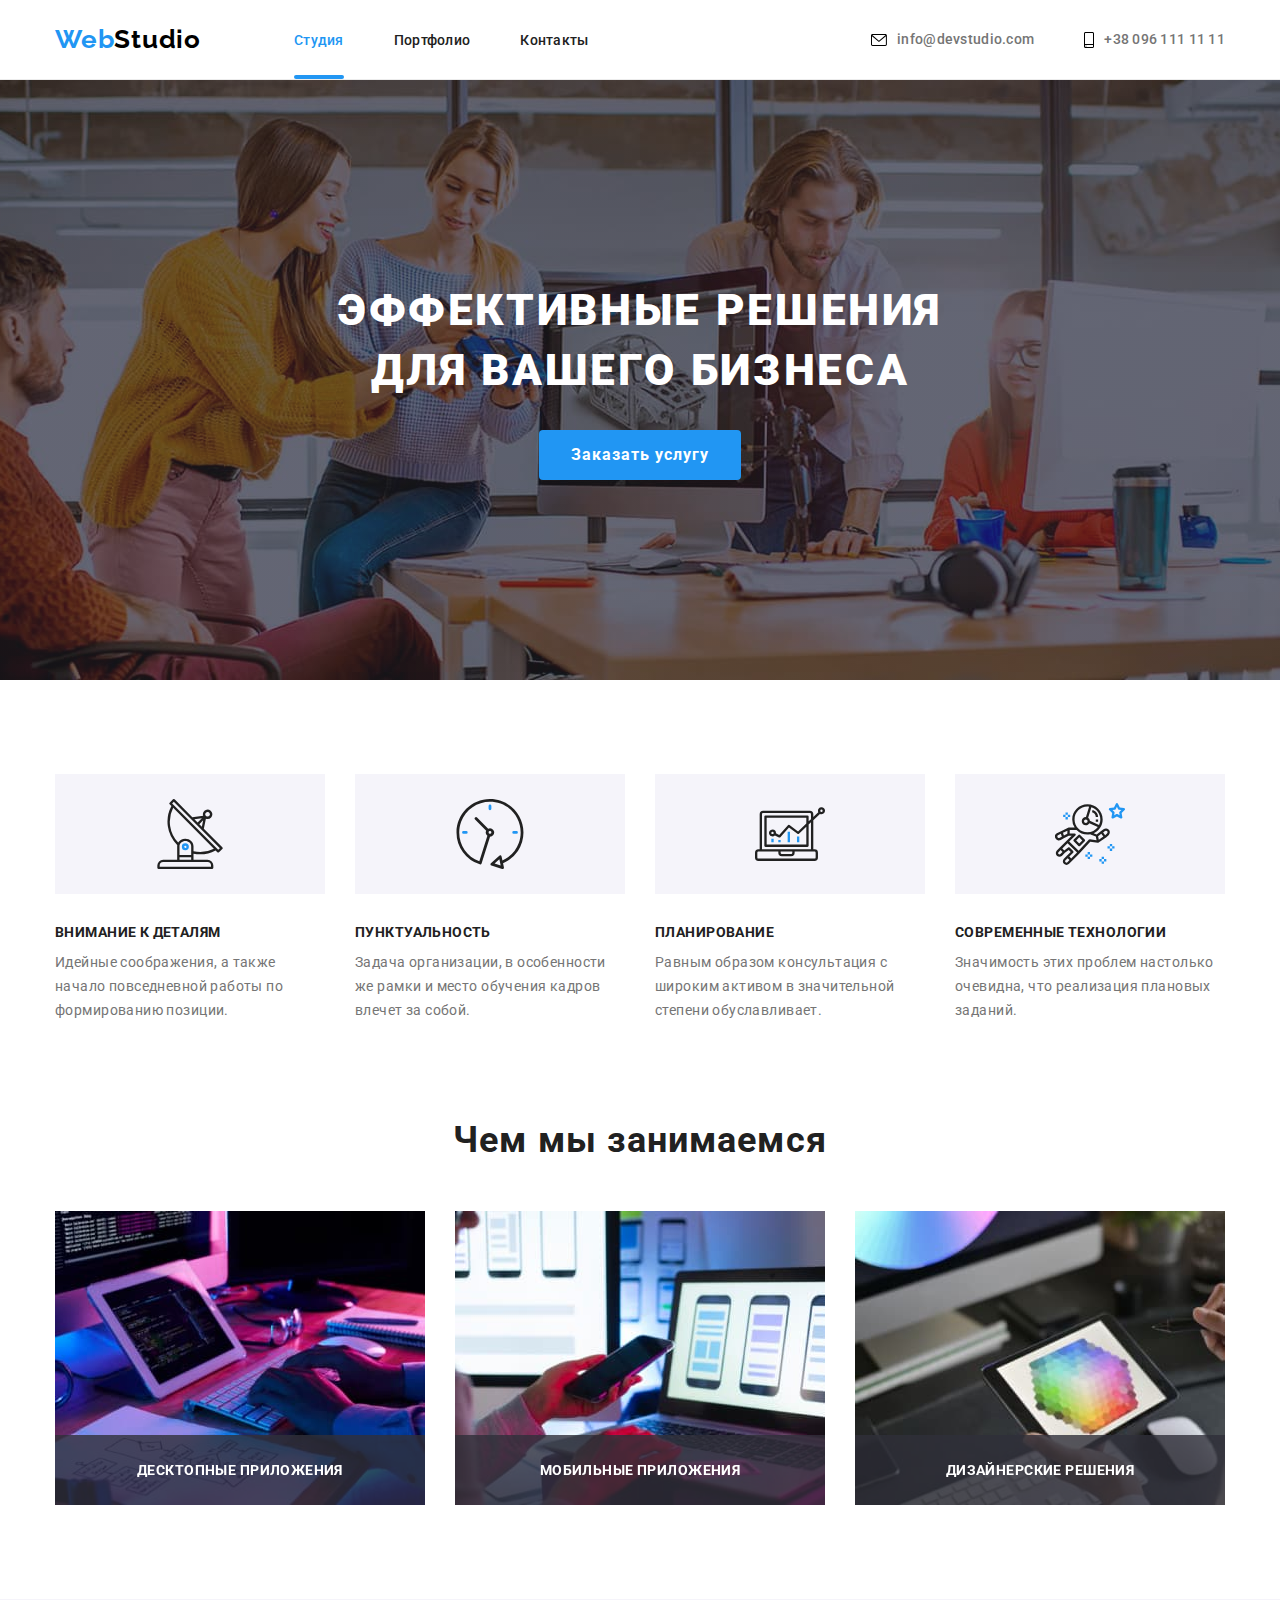
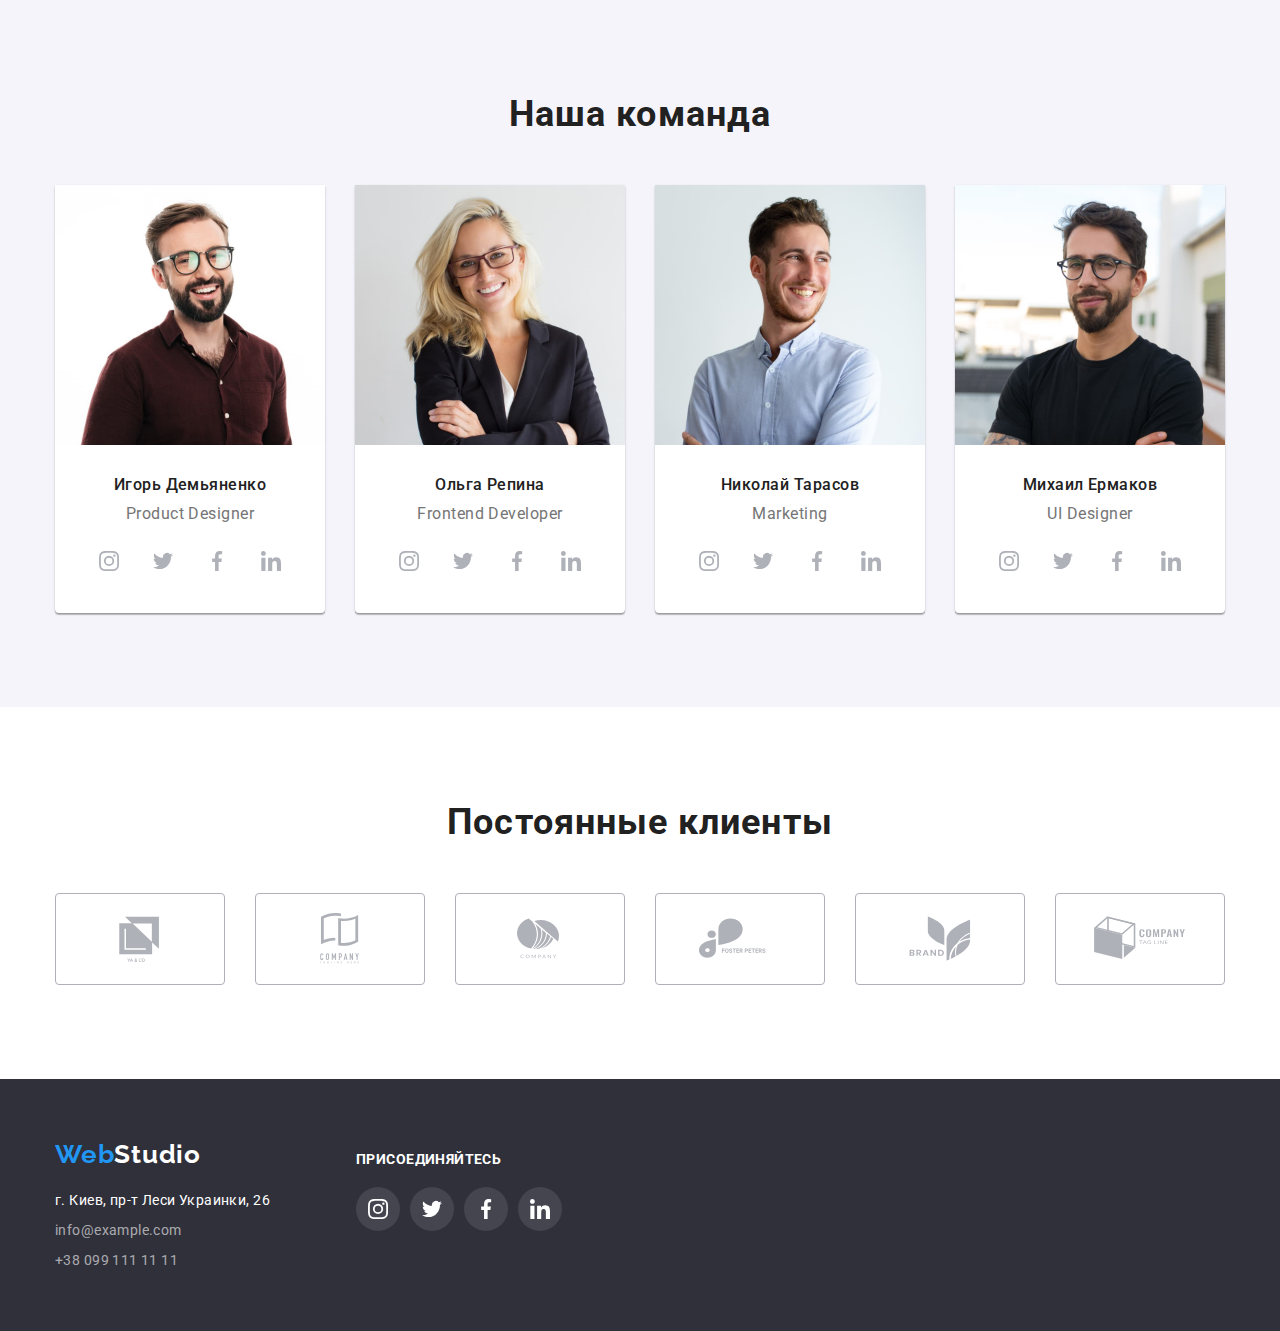
<file: index.html>
<!DOCTYPE html>
<html lang="ru">
<head>
  <meta charset="UTF-8">
  <meta http-equiv="X-UA-Compatible" content="IE=edge">
  <meta name="viewport" content="width=device-width, initial-scale=1.0">
  <title>Document</title>
  <link href="https://fonts.googleapis.com/css2?family=Raleway:wght@700&family=Roboto:wght@400;500;700;900&display=swap"
        rel="stylesheet">
  <link rel="stylesheet" href="https://cdnjs.cloudflare.com/ajax/libs/modern-normalize/1.1.0/modern-normalize.min.css">
  <link rel="stylesheet" href="./css/styles.css" />
</head>

<body>
  <header class="page-header">
    <div class="page-nav container">
      <nav class="logo-nav">
        <a class="logo" href="./index.html">
          Web<span class="logo-header">Studio</span>
        </a>
      
        <ul class="site-nav list">
          <li class="item"><a class="link-header current" href="./index.html">Студия</a></li>
          <li class="item"><a class="link-header" href="./portfolio.html">Портфолио</a></li>
          <li class="item"><a class="link-header" href="#contacts">Контакты</a></li>
        </ul>
      </nav>
      
      <ul class="contacts list">
        <li class="item"><a class="contacts-header mail" href="mailto:info@devstudio.com">
          <svg class="icon">
            <use href="./images/symbol-defs.svg#envelope"></use>
          </svg>info@devstudio.com</a></li>
        <li class="item"><a class="contacts-header phone" href="tel:+380961111111">
          <svg class="icon">
            <use href="./images/symbol-defs.svg#smartphone"></use>
          </svg>+38 096 111 11 11</a></li>
      </ul>
    </div>
  </header>

  <main>
    <section class="hero overlay">
      <div class="container">
      <h1 class="title-hero">Эффективные решения </br> для вашего бизнеса</h1>
        <button type="button" class="button hero" data-modal-open>Заказать услугу</button>

        <div class="backdrop is-hidden" data-modal>
          <div class="modal">
            <button type="button" class="button-modal" data-modal-close>
              <svg class="modal-close">
                <use href="./images/symbol-defs.svg#modal-close"></use>
              </svg>
            </button>
          </div>
        </div>

      </div>
    </section>

    <section class="section benefit">
      <div class="container">
        <h2 class="title visually-hidden">Наши преимущества</h2>
        <ul class="benefits list">
          <li class="item">
            <svg class="antenna icon">
              <use href="./images/symbol-defs.svg#antenna"></use>
            </svg>
            <h3 class="title">Внимание к деталям</h3>
            <p class="text">Идейные соображения, а также начало повседневной работы по формированию позиции.</p>
          </li>
          <li class="item">
            <svg class="clock icon">
              <use href="./images/symbol-defs.svg#clock"></use>
            </svg>
            <h3 class="title">Пунктуальность</h3>
            <p class="text">Задача организации, в особенности же рамки и место обучения кадров влечет за собой.</p>
          </li>
          <li class="item">
            <svg class="diagram icon">
              <use href="./images/symbol-defs.svg#diagram"></use>
            </svg>
            <h3 class="title">Планирование</h3>
            <p class="text">Равным образом консультация с широким активом в значительной степени обуславливает.</p>
          </li>
          <li class="item">
            <svg class="icon">
              <use href="./images/symbol-defs.svg#astronaut"></use>
            </svg>
            <h3 class="title">Современные технологии</h3>
            <p class="text">Значимость этих проблем настолько очевидна, что реализация плановых заданий.</p>
          </li>
        </ul>
      </div>
    </section>

    <section class="section our-work">
      <div class="container">
        <h2 class="section-title">Чем мы занимаемся</h2>
        <ul class="works list">
          <li class="item">
            <img class="no-gap" src="./images/box-1.jpg" alt="Человек набирает програмный код" width="370">
            <p class="works-text">Десктопные приложения</p>
          </li>
          <li class="item">
            <img class="no-gap" src="./images/box-2.jpg" alt="Человек создаёт мобильное приложение" width="370">
            <p class="works-text">Мобильные приложения</p>
          </li>
          <li class="item">
            <img class="no-gap" src="./images/box-3.jpg" alt="Человек подбирает на палитре цвет" width="370">
            <p class="works-text">Дизайнерские решения</p>
          </li>
        </ul>
      </div>
    </section>

    <section class="section our-team">
      <div class="container">
        <h2 class="section-title">Наша команда</h2>
        <ul class="team list">
          <li class="item">
            <img class="no-gap" src="./images/img-2.jpg" alt="Молодой улыбающийся мужчина в очках" width="270">
            <h3 class="title">Игорь Демьяненко</h3>
            <p class="text" lang="en">Product Designer</p>
            <ul class="social list">
              <li class="item-social">
                <a class="link" href="">
                  <svg class="icon">
                    <use href="./images/symbol-defs.svg#instagram"></use>
                  </svg>
                </a>
              </li>
              <li class="item-social">
                <a class="link" href="">
                  <svg class="icon">
                    <use href="./images/symbol-defs.svg#twitter"></use>
                  </svg>
                </a>
              </li>
              <li class="item-social">
                <a class="link" href="">
                  <svg class="icon">
                    <use href="./images/symbol-defs.svg#facebook"></use>
                  </svg>
                </a>
              </li>
              <li class="item-social">
                <a class="link" href="">
                  <svg class="icon">
                    <use href="./images/symbol-defs.svg#linkedin"></use>
                  </svg>
                </a>
              </li>
            </ul>
          </li>
          <li class="item">
            <img class="no-gap" src="./images/img-3.jpg" alt="Молодая улыбающаяся женщина в очках" width="270">
            <h3 class="title">Ольга Репина</h3>
            <p class="text" lang="en">Frontend Developer</p>
            <ul class="social list">
              <li class="item-social">
                <a class="link" href="">
                  <svg class="icon">
                    <use href="./images/symbol-defs.svg#instagram"></use>
                  </svg>
                </a>
              </li>
              <li class="item-social">
                <a class="link" href="">
                  <svg class="icon">
                    <use href="./images/symbol-defs.svg#twitter"></use>
                  </svg>
                </a>
              </li>
              <li class="item-social">
                <a class="link" href="">
                  <svg class="icon">
                    <use href="./images/symbol-defs.svg#facebook"></use>
                  </svg>
                </a>
              </li>
              <li class="item-social">
                <a class="link" href="">
                  <svg class="icon">
                    <use href="./images/symbol-defs.svg#linkedin"></use>
                  </svg>
                </a>
              </li>
            </ul>
          </li>
          <li class="item">
            <img class="no-gap" src="./images/img-4.jpg" alt="Молодой улыбающийся мужчина" width="270">
            <h3 class="title">Николай Тарасов<br /></h3>
            <p class="text" lang="en">Marketing</p>
            <ul class="social list">
              <li class="item-social">
                <a class="link" href="">
                  <svg class="icon">
                    <use href="./images/symbol-defs.svg#instagram"></use>
                  </svg>
                </a>
              </li>
              <li class="item-social">
                <a class="link" href="">
                  <svg class="icon">
                    <use href="./images/symbol-defs.svg#twitter"></use>
                  </svg>
                </a>
              </li>
              <li class="item-social">
                <a class="link" href="">
                  <svg class="icon">
                    <use href="./images/symbol-defs.svg#facebook"></use>
                  </svg>
                </a>
              </li>
              <li class="item-social">
                <a class="link" href="">
                  <svg class="icon">
                    <use href="./images/symbol-defs.svg#linkedin"></use>
                  </svg>
                </a>
              </li>
            </ul>
          </li>
          <li class="item">
            <img class="no-gap" src="./images/img-5.jpg" alt="Молодой улыбающийся мужчина в очках" width="270">
            <h3 class="title">Михаил Ермаков<br /></h3>
            <p class="text" lang="en">UI Designer</p>
            <ul class="social list">
              <li class="item-social">
                <a class="link" href="">
                  <svg class="icon">
                    <use href="./images/symbol-defs.svg#instagram"></use>
                  </svg>
                </a>
              </li>
              <li class="item-social">
                <a class="link" href="">
                  <svg class="icon">
                    <use href="./images/symbol-defs.svg#twitter"></use>
                  </svg>
                </a>
              </li>
              <li class="item-social">
                <a class="link" href="">
                  <svg class="icon">
                    <use href="./images/symbol-defs.svg#facebook"></use>
                  </svg>
                </a>
              </li>
              <li class="item-social">
                <a class="link" href="">
                  <svg class="icon">
                    <use href="./images/symbol-defs.svg#linkedin"></use>
                  </svg>
                </a>
              </li>
            </ul>
          </li>
        </ul>
      </div>
    </section>
    
    <section class="section our-clients">
      <div class="container">
        <h2 class="section-title">Постоянные клиенты</h2>
        <ul class="clients list">
          <li class="item">
            <a href="" class="link">
              <svg class="icon">
                <use href="./images/symbol-defs.svg#client-1"></use>
              </svg>
            </a>
          </li>
          <li class="item">
            <a href="" class="link">
              <svg class="icon">
                <use href="./images/symbol-defs.svg#client-2"></use>
              </svg>
            </a>
          </li>
          <li class="item">
            <a href="" class="link">
              <svg class="icon">
                <use href="./images/symbol-defs.svg#client-3"></use>
              </svg>
            </a>
          </li>
          <li class="item">
            <a href="" class="link">
              <svg class="icon">
                <use href="./images/symbol-defs.svg#client-4"></use>
              </svg>
            </a>
          </li>
          <li class="item">
            <a href="" class="link">
              <svg class="icon">
                <use href="./images/symbol-defs.svg#client-5"></use>
              </svg>
            </a>
          </li>
          <li class="item">
            <a href="" class="link">
              <svg class="icon">
                <use href="./images/symbol-defs.svg#client-6"></use>
              </svg>
            </a>
          </li>
        </ul>
      </div>
    </section>
  </main>

  <footer class="footer" id="contacts">
    <div class="container">
      <div class="foot-nav">
      <a class="logo" href="./index.html">
        Web<span class="logo-footer">Studio</span>
      </a>
      <address>
        <ul class="address list">
          <li class="item"><a class="location" href="https://goo.gl/maps/PnfE6D5Lr83QuQto6" target="_blank">г. Киев, пр-т Леси Украинки,
              26</a></li>
          <li class="item"><a class="contacts-footer" href="mailto:info@example.com">info@example.com</a></li>
          <li class="item"><a class="contacts-footer" href="tel:+380961111111">+38 099 111 11 11</a></li>
        </ul>
      </address>
      </div>
      <div class="foot-social">
      <h1 class="title">Присоединяйтесь</h1>
      <ul class="social list">
        <li class="item-social">
          <a class="link" href="">
            <svg class="icon">
              <use href="./images/symbol-defs.svg#instagram"></use>
            </svg>
          </a>
        </li>
        <li class="item-social">
          <a class="link" href="">
            <svg class="icon">
              <use href="./images/symbol-defs.svg#twitter"></use>
            </svg>
          </a>
        </li>
        <li class="item-social">
          <a class="link" href="">
            <svg class="icon">
              <use href="./images/symbol-defs.svg#facebook"></use>
            </svg>
          </a>
        </li>
        <li class="item-social">
          <a class="link" href="">
            <svg class="icon">
              <use href="./images/symbol-defs.svg#linkedin"></use>
            </svg>
          </a>
        </li>
      </ul>
      </div>
    </div>
  </footer>

  <script src="./js/modal.js"></script>
  
</body>
</html>
</file>
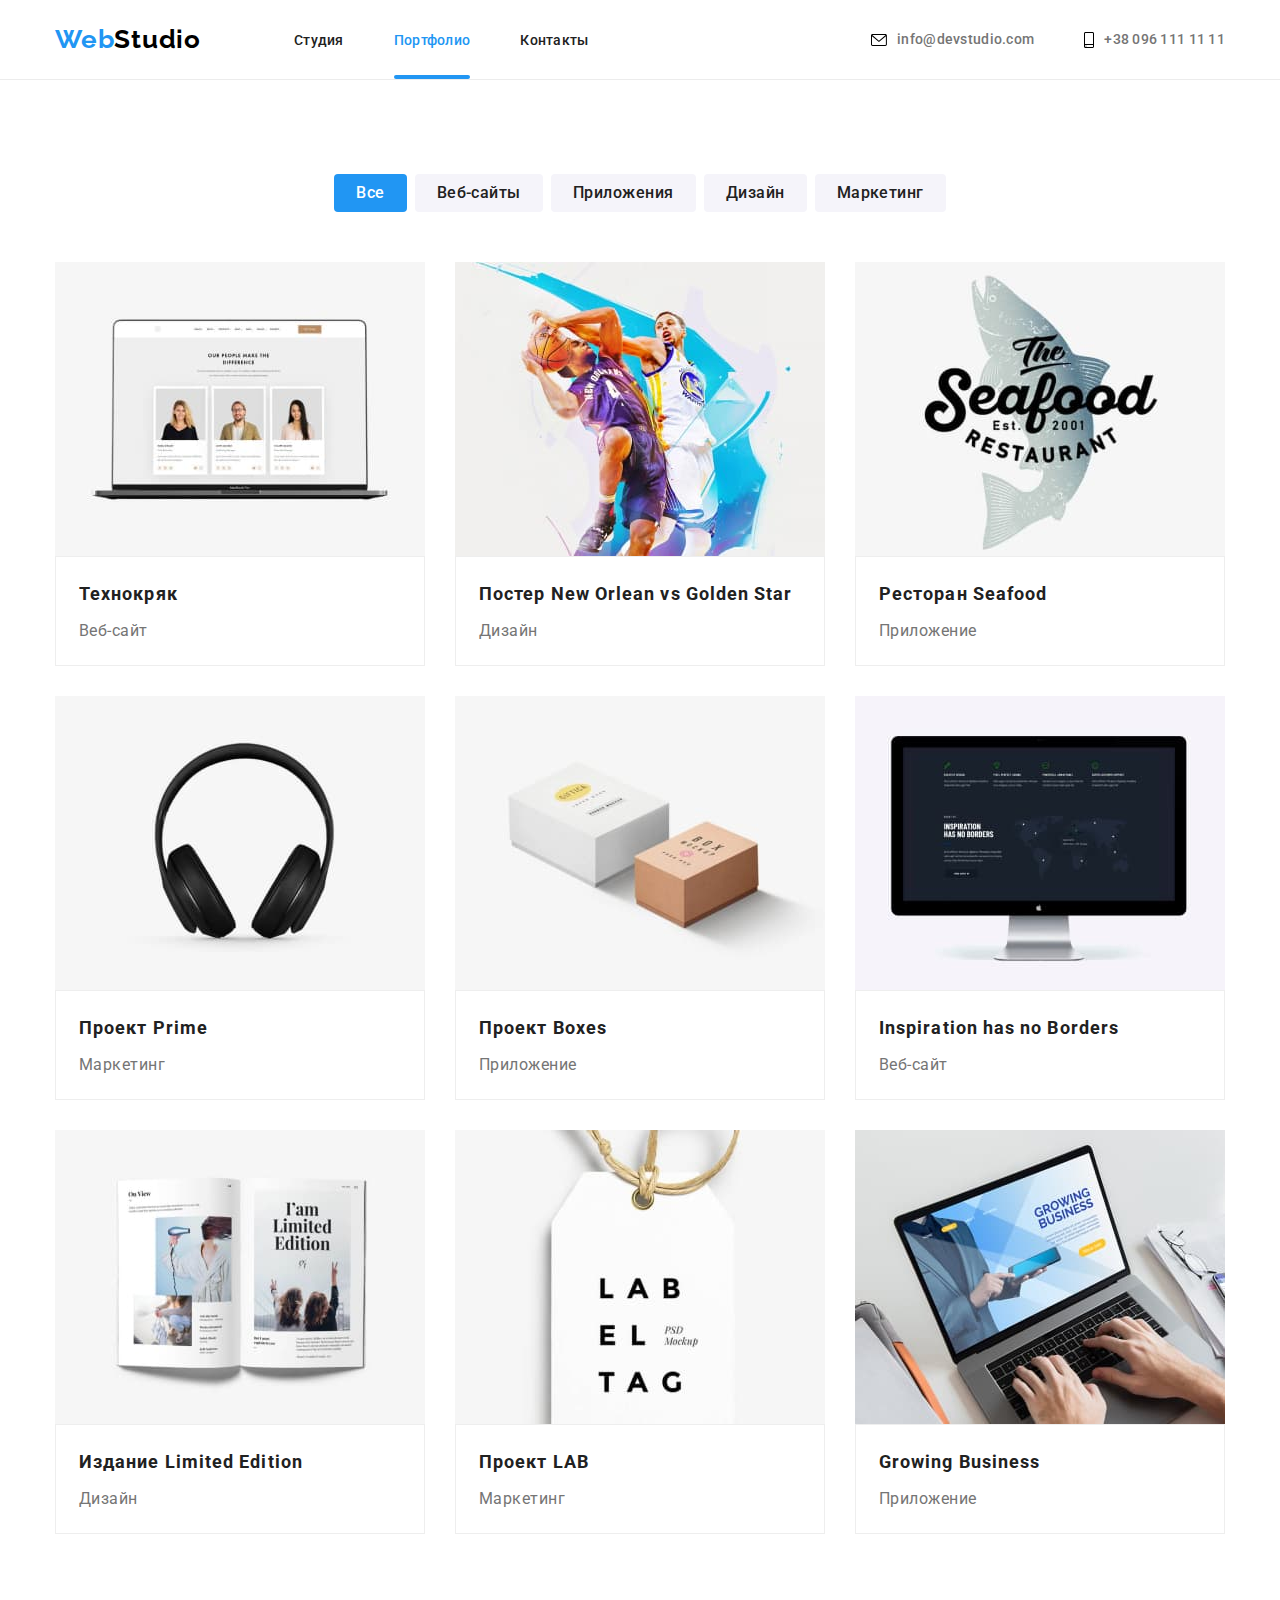
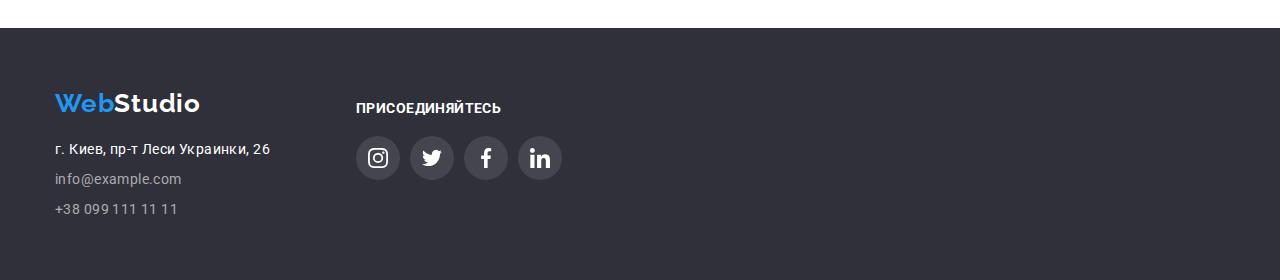
<file: portfolio.html>
<!DOCTYPE html>
<html lang="ru">
<head>
  <meta charset="UTF-8">
  <meta http-equiv="X-UA-Compatible" content="IE=edge">
  <meta name="viewport" content="width=device-width, initial-scale=1.0">
  <title>Document</title>
  <link href="https://fonts.googleapis.com/css2?family=Raleway:wght@700&family=Roboto:wght@400;500;700;900&display=swap"
        rel="stylesheet">
  <link rel="stylesheet" href="https://cdnjs.cloudflare.com/ajax/libs/modern-normalize/1.1.0/modern-normalize.min.css">
  <link rel="stylesheet" href="./css/styles.css" />
</head>

<body>
  <header class="page-header">
    <div class="page-nav container">
      <nav class="logo-nav">
        <a class="logo" href="./index.html">
          Web<span class="logo-header">Studio</span>
        </a>
  
        <ul class="site-nav list">
          <li class="item"><a class="link-header" href="./index.html">Студия</a></li>
          <li class="item"><a class="link-header current" href="./portfolio.html">Портфолио</a></li>
          <li class="item"><a class="link-header" href="#contacts">Контакты</a></li>
        </ul>
      </nav>
  
      <ul class="contacts list">
        <li class="item"><a class="contacts-header mail" href="mailto:info@devstudio.com">
            <svg class="icon">
              <use href="./images/symbol-defs.svg#envelope"></use>
            </svg>info@devstudio.com</a></li>
        <li class="item"><a class="contacts-header phone" href="tel:+380961111111">
            <svg class="icon">
              <use href="./images/symbol-defs.svg#smartphone"></use>
            </svg>+38 096 111 11 11</a></li>
      </ul>
    </div>
  </header>

  <main>
    <section class="section">
      <div class="container">
        <h1 class="title visually-hidden">Примеры работ для клиентов</h1>
        
        <ul class="filter list">
          <li class="item"><button type="button" class="button current">Все</button></li>
          <li class="item"><button type="button" class="button">Веб-сайты</button></li>
          <li class="item"><button type="button" class="button">Приложения</button></li>
          <li class="item"><button type="button" class="button">Дизайн</button></li>
          <li class="item"><button type="button" class="button">Маркетинг</button></li>
        </ul>
        
        <ul class="examples list">
          <li class="item">
            <div class="examples-overlay">
              <img class="examples-img no-gap" src="./images/progect-1.jpg" alt="Ноутбук с запущенным сайтом" width="370">
              <p class="examples-overlay-text">Ресурс предлагает комплексные предложения с разным уровнем функционала и сервисов. Все это позволит посетителю
                получить исчерпывающие сведения о компании или частном лице.</p>
            </div>
            <div class="examples-card">
              <h2 class="title">Технокряк</h2>
              <p class="text">Веб-сайт</p>
            </div>
          </li>
          <li class="item">
            <div class="examples-overlay">
              <img class="examples-img no-gap" src="./images/progect-2.jpg"
                alt="Один баскетболист блокирует бросок другого баскетболиста" width="370">
              <p class="examples-overlay-text">Ресурс предлагает комплексные предложения с разным уровнем функционала и сервисов. Все это позволит посетителю
                получить исчерпывающие сведения о компании или частном лице.</p>
            </div>
           <div class="examples-card">
              <h2 class="title">Постер New Orlean vs Golden Star</h2>
              <p class="text">Дизайн</p>
            </div>
          </li>
          <li class="item">
            <div class="examples-overlay">
              <img class="examples-img no-gap" src="./images/progect-3.jpg" alt="Эмблема ресторана поверх изображения рыбы"
                width="370">
              <p class="examples-overlay-text">Ресурс предлагает комплексные предложения с разным уровнем функционала и сервисов. Все это позволит посетителю
                получить исчерпывающие сведения о компании или частном лице.</p>
            </div>
            <div class="examples-card">
              <h2 class="title">Ресторан Seafood</h2>
              <p class="text">Приложение</p>
            </div>
          </li>
          <li class="item">
            <div class="examples-overlay">
              <img class="examples-img no-gap" src="./images/progect-4.jpg" alt="Наушники" width="370">
              <p class="examples-overlay-text">Ресурс предлагает комплексные предложения с разным уровнем функционала и сервисов. Все это позволит посетителю
                получить исчерпывающие сведения о компании или частном лице.</p>
            </div>
            <div class="examples-card">
              <h2 class="title">Проект Prime</h2>
              <p class="text">Маркетинг</p>
            </div>
          </li>
          <li class="item">
            <div class="examples-overlay">
              <img class="examples-img no-gap" src="./images/progect-5.jpg" alt="Две коробочки" width="370">
              <p class="examples-overlay-text">Ресурс предлагает комплексные предложения с разным уровнем функционала и сервисов. Все это
                позволит посетителю
                получить исчерпывающие сведения о компании или частном лице.</p>
            </div>
            <div class="examples-card">
              <h2 class="title">Проект Boxes</h2>
              <p class="text">Приложение</p>
            </div>
          </li>
          <li class="item">
            <div class="examples-overlay">
              <img class="examples-img no-gap" src="./images/progect-6.jpg" alt="iMac с запущенным сайтом" width="370">
              <p class="examples-overlay-text">Ресурс предлагает комплексные предложения с разным уровнем функционала и сервисов. Все это
                позволит посетителю
                получить исчерпывающие сведения о компании или частном лице.</p>
            </div>
            <div class="examples-card">
              <h2 class="title">Inspiration has no Borders</h2>
              <p class="text">Веб-сайт</p>
            </div>
          </li>
          <li class="item">
            <div class="examples-overlay">
              <img class="examples-img no-gap" src="./images/progect-7.jpg" alt="Открытая книга" width="370">
              <p class="examples-overlay-text">Ресурс предлагает комплексные предложения с разным уровнем функционала и сервисов. Все это
                позволит посетителю
                получить исчерпывающие сведения о компании или частном лице.</p>
            </div>
            <div class="examples-card">
              <h2 class="title">Издание Limited Edition</h2>
              <p class="text">Дизайн</p>
            </div>
          </li>
          <li class="item">
            <div class="examples-overlay">
              <img class="examples-img no-gap" src="./images/progect-8.jpg" alt="Бирка с лого компании" width="370">
              <p class="examples-overlay-text">Ресурс предлагает комплексные предложения с разным уровнем функционала и сервисов. Все это
                позволит посетителю
                получить исчерпывающие сведения о компании или частном лице.</p>
            </div>
            <div class="examples-card">
              <h2 class="title">Проект LAB</h2>
              <p class="text">Маркетинг</p>
            </div>
          </li>
          <li class="item">
            <div class="examples-overlay">
              <img class="examples-img no-gap" src="./images/progect-9.jpg" alt="Человек работает за ноутбуком" width="370">
              <p class="examples-overlay-text">Ресурс предлагает комплексные предложения с разным уровнем функционала и сервисов. Все это
                позволит посетителю
                получить исчерпывающие сведения о компании или частном лице.</p>
            </div>
            <div class="examples-card">
              <h2 class="title">Growing Business</h2>
              <p class="text">Приложение</p>
            </div>
          </li>
        </ul>
      </div>
    </section>

  </main>

  <footer class="footer" id="contacts">
    <div class="container">
      <div class="foot-nav">
        <a class="logo" href="./index.html">
          Web<span class="logo-footer">Studio</span>
        </a>
        <address>
          <ul class="address list">
            <li class="item"><a class="location" href="https://goo.gl/maps/PnfE6D5Lr83QuQto6" target="_blank">г. Киев,
                пр-т Леси Украинки,
                26</a></li>
            <li class="item"><a class="contacts-footer" href="mailto:info@example.com">info@example.com</a></li>
            <li class="item"><a class="contacts-footer" href="tel:+380961111111">+38 099 111 11 11</a></li>
          </ul>
        </address>
      </div>
      <div class="foot-social">
        <h1 class="title">Присоединяйтесь</h1>
        <ul class="social list">
          <li class="item-social">
            <a class="link" href="">
              <svg class="icon">
                <use href="./images/symbol-defs.svg#instagram"></use>
              </svg>
            </a>
          </li>
          <li class="item-social">
            <a class="link" href="">
              <svg class="icon">
                <use href="./images/symbol-defs.svg#twitter"></use>
              </svg>
            </a>
          </li>
          <li class="item-social">
            <a class="link" href="">
              <svg class="icon">
                <use href="./images/symbol-defs.svg#facebook"></use>
              </svg>
            </a>
          </li>
          <li class="item-social">
            <a class="link" href="">
              <svg class="icon">
                <use href="./images/symbol-defs.svg#linkedin"></use>
              </svg>
            </a>
          </li>
        </ul>
      </div>
    </div>
  </footer>
    
</body>
</html>
</file>
<file: css/styles.css>
:root {
    --brand-color: #2196F3;
    --background-color: #2F303A;
    --title-color: #212121;
    --white-color: #FFFFFF;
    --text-color: #757575;
    --second-bg-color: #F5F4FA;
    --header-line-color: #ECECEC;
    --button-bg-color: #F5F4FA;
    --examples-border-color: #EEEEEE;
    --icon-color: #AFB1B8;
    --footer-social-bg: rgba(255, 255, 255, 0.1);
}

body {
    font-family: 'Roboto', 'Segoe UI', Tahoma, Geneva, Verdana, sans-serif;
    font-style: normal;
    font-size: 14px;
    color: var(--text-color);
    background-color: var(--white-color);
}

h1,
h2,
h3,
h4,
h5,
h6,
p {
    margin: 0;
}

a {
    text-decoration: none;
    color: inherit;
}

/* ----------Классы утилиты---------- */

.section {
    padding-top: 94px;
    padding-bottom: 94px;
}

.container {
    width: 1200px;
    padding-left: 15px;
    padding-right: 15px;
    margin: 0 auto;

    /* outline: 2px solid tomato; */
}

.list {
    list-style: none;
    margin-top: 0;
    margin-bottom: 0;
    padding-left: 0;
}

.no-gap {
    display: block;
}

.visually-hidden {
    position: absolute;
    width: 1px;
    height: 1px;
    margin: -1px;
    border: 0;
    padding: 0;
    clip: rect(0 0 0 0);
    overflow: hidden;
}

/* ----------Header---------- */

.page-header {
    border-bottom: 1px solid var(--header-line-color);
}

.page-nav {
    display: flex;
    align-items: center;
    justify-content: space-between;
}

.logo-nav {
    display: flex;
}

.site-nav {
    display: flex;
    padding-left: 0;
    padding-right: 0;
}

.site-nav .item {
    position: relative;
}

.link-header.current::after {
    position: absolute;
    bottom: 0;
    left: 0;

    display: inline-block;
    content: "";
    width: 100%;

    border-bottom: 4px solid var(--brand-color);
    border-radius: 2px;
}

.site-nav .item:not(:last-child) {
    margin-right: 50px;
}

.contacts {
    display: flex;
    padding-left: 0;
    padding-right: 0;
}

.contacts .item:not(:last-child) {
    margin-right: 50px;
}

.logo {
    display: flex;
    align-items: center;
    margin-right: 93px;

    font-family: 'Raleway';
    font-weight: 700;
    font-size: 26px;
    line-height: 1.1925;
    text-decoration: none;
    letter-spacing: 0.03em;

    color: var(--brand-color);
}

.logo-header {
    color: #000000;
}

.link-header {
    display: block;
    padding-top: 32px;
    padding-bottom: 31px;
    font-weight: 500;
    line-height: 1.143;
    letter-spacing: 0.02em;
    color: var(--title-color);
}

.contacts-header {
    font-weight: 500;
    line-height: 1.15;
    letter-spacing: 0.02em;
}

.contacts-header:hover,
.contacts-header:focus,
.contacts-footer:hover,
.contacts-footer:focus,
.link-header:hover,
.link-header:focus,
.current {
    color: var(--brand-color);
    fill: var(--brand-color);
    transition: 250ms cubic-bezier(0.4, 0, 0.2, 1);
}

.contacts .icon {
    vertical-align: middle;
    margin-right: 10px;
}

.mail .icon {
    width: 16px;
    height: 12px;
}

.phone .icon {
    width: 10px;
    height: 16px;
}

/* ----------Main---------- */

/* ----------Hero---------- */

.hero {
    padding-top: 200px;
    padding-bottom: 200px;

    text-align: center;
    background-color: var(--background-color);
}

.overlay {
    max-width: 1600px;
    min-width: 1200px;
    height: 600px;
    margin-left: auto;
    margin-right: auto;
    background-image: linear-gradient(rgba(47, 48, 58, 0.4), rgba(47, 48, 58, 0.4)), url(../images/hero.jpg);

    background-repeat: no-repeat;
    background-position: center;
    background-size: cover;
}

.title-hero {
    font-weight: 900;
    font-size: 44px;
    line-height: 1.3637;
    letter-spacing: 0.06em;
    text-transform: uppercase;
    color: var(--white-color);

    margin-top: 0;
    margin-bottom: 30px; 
}

/* ----------Modal window---------- */

.backdrop {
    position: fixed;
    top: 0;
    left: 0;
    width: 100%;
    height: 100%;

    background: rgba(0, 0, 0, 0.2);

    opacity: 1;

    transition: opacity 250ms cubic-bezier(0.4, 0, 0.2, 1);
}

.backdrop.is-hidden {
    /* visibility: hidden; */
    opacity: 0;
    pointer-events: none;
}

.backdrop.is-hidden .modal {
    transform: translate(-50%, -50%) scale(0.5);
    opacity: 0;
}

.modal {
    position: absolute;
    top: 50%;
    left: 50%;

    min-width: 528px;
    min-height: 581px;
    padding: 40px;

    background: var(--white-color);
    box-shadow: 0px 1px 3px rgba(0, 0, 0, 0.12),
        0px 1px 1px rgba(0, 0, 0, 0.14),
        0px 2px 1px rgba(0, 0, 0, 0.2);
    border-radius: 4px;

    transform: translate(-50%, -50%) scale(1);
    opacity: 1;
    transition: transform 250ms cubic-bezier(0.4, 0, 0.2, 1), opacity 250ms cubic-bezier(0.4, 0, 0.2, 1);
}

.button-modal {
    position: absolute;
    top: 8px;
    right: 8px;

    display: flex;
    width: 30px;
    height: 30px;
    border-radius: 50%;
    background-color: #FFFFFF;
    border: 1px solid rgba(0, 0, 0, 0.1);
    cursor: pointer;

    padding: 0;
    justify-content: center;
    align-items: center;
}

.modal-close {
    width: 18px;
    height: 18px;
}

/* ----------Buttons---------- */

.button {
    font-family: inherit;
    font-weight: 500;
    font-size: 16px;
    line-height: 1.625;
    text-align: center;
    letter-spacing: 00.03em;
    background-color: var(--button-bg-color);
    color: var(--title-color);
    cursor: pointer;

    padding: 6px 22px;
    border: none;
    border-radius: 4px;
}

.button.hero {
    font-family: inherit;
    font-weight: 700;
    line-height: 1.875;
    letter-spacing: 0.06em;
    background-color: var(--brand-color);
    color: var(--white-color);

    padding: 10px 32px;
}

.button:hover,
.button:focus {
    background-color: var(--brand-color);
    color: var(--white-color);
    box-shadow: 0px 3px 1px rgba(0, 0, 0, 0.1),
    0px 1px 2px rgba(0, 0, 0, 0.08),
    0px 2px 2px rgba(0, 0, 0, 0.12);
    transition: 250ms cubic-bezier(0.4, 0, 0.2, 1);
}

.button.hero:hover,
.button.hero:focus {
    background: #188CE8;
    box-shadow: 0px 4px 4px rgba(0, 0, 0, 0.15);
}

.button.current {
    background-color: var(--brand-color);
    color: var(--white-color);
}

/* ----------Benefits---------- */

.benefit {
    padding-bottom: 0;
}

.benefits {
    display: flex;
    justify-content: space-between;
}

.section-title {
    font-weight: 700;
    font-size: 36px;
    line-height: 1.1668;
    text-align: center;
    letter-spacing: 00.03em;
    margin-top: 0;
    margin-bottom: 50px;
    color: var(--title-color);
}

.benefits .title {
    font-weight: 700;
    font-size: inherit;
    line-height: 1.143;
    letter-spacing: 00.03em;
    text-transform: uppercase;
    color: var(--title-color);

    margin-top: 0;
    margin-bottom: 10px;
}

.benefits .text {
    line-height: 1.715;
    letter-spacing: 00.03em;

    margin-bottom: 3px;
}

.benefits .item {
    width: calc((100% - 90px) / 4);
}

.benefits .icon {
    display: block;
    width: 100%;
    height: 120px;
    margin-bottom: 30px;
    padding: 25px 100px;

    background-color: var(--second-bg-color);
}

/* ----------What we do---------- */

.works {
    display: flex;
    justify-content: space-between;
}

.works .item {
    position: relative;
}

.works-text {
    position: absolute;
    bottom: 0;
    left: 0;

    width: 100%;
    height: 70px;
    color: var(--white-color);
    background-color: rgba(47, 48, 58, 0.8);
    font-weight: 700;
    font-size: 14px;
    line-height: 1.143;
    justify-content: center;
    align-items: center;
    letter-spacing: 0.03em;
    text-transform: uppercase;
    display: flex;
}

/* ----------Our team---------- */

.section.our-team {
    background-color: var(--second-bg-color);
}

.team {
    display: flex;
    justify-content: space-between;
    font-size: 16px;
    line-height: 1.1875;
    text-align: center;
    letter-spacing: 00.03em;
}

.team .title {
    font-size: 16px;
    font-weight: 500;
    margin-top: 30px;
    margin-bottom: 10px;
    color: var(--title-color);
}

.team .text {
    margin-bottom: 16px;
}

.team .item {
    background-color: var(--white-color);

    box-shadow: 0px 1px 3px rgba(0, 0, 0, 0.12),
                0px 1px 1px rgba(0, 0, 0, 0.14),
                0px 2px 1px rgba(0, 0, 0, 0.2);
    border-radius: 0px 0px 4px 4px;
}

.social {
    display: flex;
    justify-content: space-between;
    margin-right: 32px;
    margin-left: 32px;
    margin-bottom: 30px;
}

.social .link {
    fill: var(--icon-color);
    display: flex;
    width: 44px;
    height: 44px;
    border-radius: 50%;    
    align-items: center;
    justify-content: center;
}

.social .icon {
    display: flex;
    width: 20px;
    height: 20px;
    justify-items: center;
}

.social .link:hover,
.social .link:focus {
    fill: var(--white-color);
    background-color: var(--brand-color);
    transition: 250ms cubic-bezier(0.4, 0, 0.2, 1);
}

/* ----------Our clients---------- */

.clients {
    display: flex;
    justify-content: space-between;
}

.clients .item{
    width: calc((100% - 5*30px)/6);
    height: 92px;
}

.clients .icon {
    display: block;
    width: 100%;
    height: 92px;
    margin-bottom: 30px;
    padding: 16px 32px;
    fill: var(--icon-color);

    border: 1px solid #AFB1B8;
    box-sizing: border-box;
    border-radius: 4px;
}

.clients .icon:hover,
.clients .icon:focus {
    border-color: var(--brand-color);
    fill: var(--brand-color);
    transition: 250ms cubic-bezier(0.4, 0, 0.2, 1);
}

/* ----------Portolio---------- */

/* ----------Filter---------- */

.filter {
    display: flex;
    justify-content: center;
    margin-bottom: 50px;
}

.filter .item:not(:last-child) {
    margin-right: 8px;
}

/* ----------Examples---------- */

.examples {
    display: flex;
    flex-wrap: wrap;
}

.examples .item {
    width: calc((100% - 60px) / 3);

    margin-right: 30px;
    margin-bottom: 30px;
}

.examples .item:nth-child(3n) {
    margin-right: 0;
}

.examples .item:nth-last-child(-n+3) {
    margin-bottom: 0;
}

.examples .item:hover { 
    box-shadow: 0px 1px 1px rgba(0, 0, 0, 0.12),
    0px 4px 4px rgba(0, 0, 0, 0.06),
    1px 4px 6px rgba(0, 0, 0, 0.16);
    transition: 250ms cubic-bezier(0.4, 0, 0.2, 1);
}

.examples-overlay {
    position: relative;
    overflow: hidden;
}

.examples .item:hover .examples-overlay-text{
    transform: translate3d(0, 0, 0);
    opacity: 1;
}

.examples-overlay-text {
    display: flex;
    position: absolute;
    top: 0;
    left: 0;

    transform: translate3d(0, 100%, 0);
    opacity: 0.5;

    align-items: center;
    padding: 24px;
    width: 100%;
    height: 100%;

    font-size: 18px;
    line-height: 1.56;
    letter-spacing: 0.03em;
    color: var(--white-color);
    background: rgba(33, 150, 243, 0.9);

    transition: transform 250ms cubic-bezier(0.4, 0, 0.2, 1), opacity 250ms cubic-bezier(0.4, 0, 0.2, 1);
}

.examples-card {
    padding: 19px 23px;
    border: 1px solid var(--examples-border-color);
}

.examples .title {
    font-weight: 700;
    font-size: 18px;
    line-height: 2;
    letter-spacing: 00.06em;
    color: var(--title-color);

    margin-bottom: 4px;
}

.examples .text {
    font-size: 16px;
    line-height: 1.875;
    letter-spacing: 00.03em;
    margin-top: 0;
}

/* ----------Footer---------- */

.footer .logo {
    display: inline-block;
    margin-bottom: 20px;
    margin-right: auto;
}

.logo-footer {
    color: var(--white-color);
}

.contacts-footer {
    line-height: 1.5;
    letter-spacing: 0.03em;
    color: rgba(255, 255, 255, 0.6);
}

.location {
    display: inline-block;
    list-style: normal;
    line-height: 1.5;
    letter-spacing: 0.03em;
    color: var(--white-color);
}

.footer {
    padding-top: 60px;
    padding-bottom: 60px;
    background-color: var(--background-color);
}

.address .item:not(:last-child) {
    margin-bottom: 9px;
}

.address {
    font-style: normal;
}

.footer .container {
    display: flex;
}

.foot-nav {
    min-width: 231px;
    margin-right: 70px;
}

.foot-social .title {
    font-weight: 700;
    font-size: inherit;
    line-height: 1.143;
    letter-spacing: 00.03em;
    text-transform: uppercase;
    color: var(--white-color);

    margin-top: 12px;
    margin-bottom: 20px;
}

.foot-social .social {
    min-width: 206px;
    margin: 0;
}

.foot-social .link {
    fill: var(--white-color);
    background-color: var(--footer-social-bg);
}
</file>
